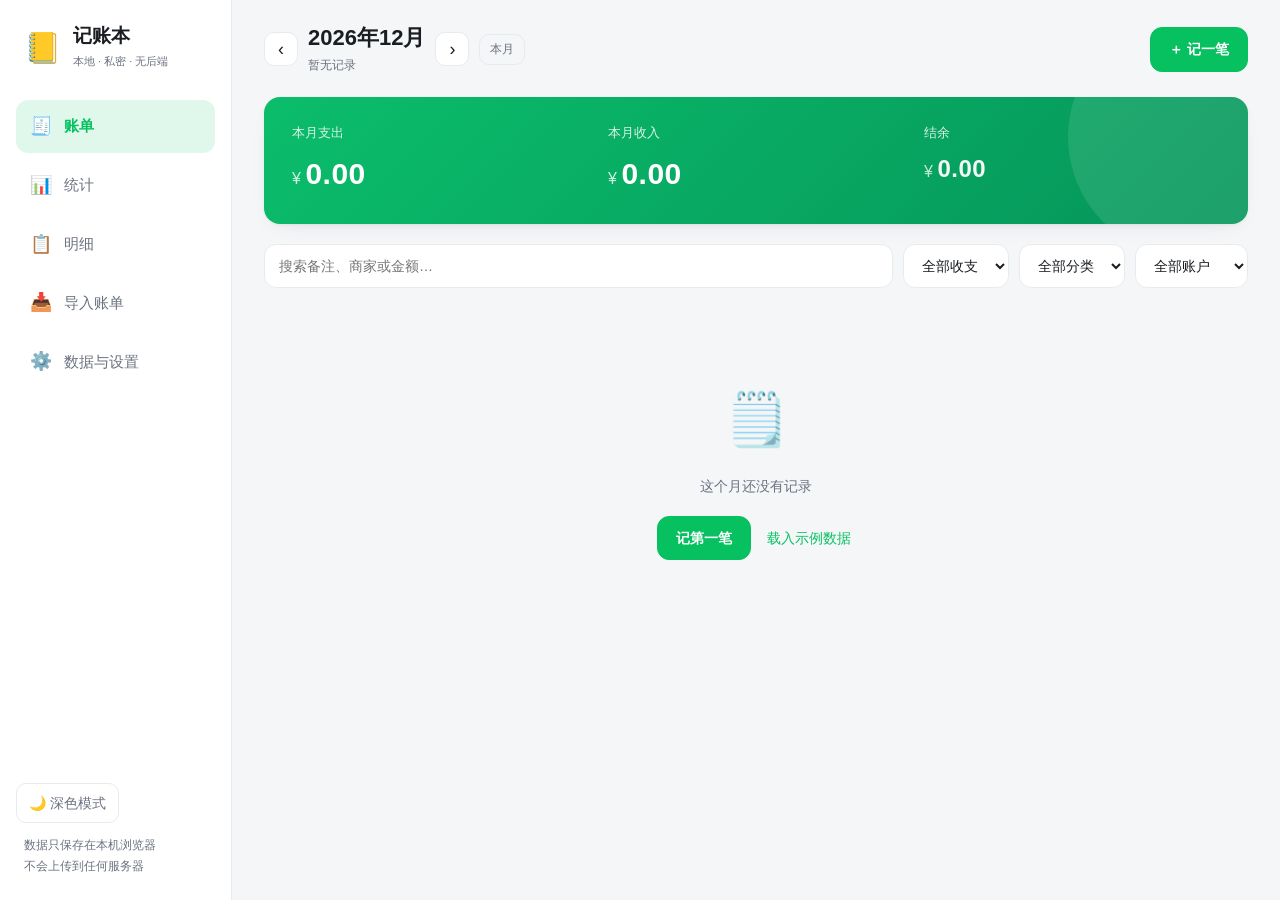
<file: web/index.html>
<!DOCTYPE html>
<html lang="zh-CN">
<head>
<meta charset="UTF-8">
<meta name="viewport" content="width=device-width, initial-scale=1.0, viewport-fit=cover">
<title>记账本 · 本地记账 Web 版</title>
<meta name="description" content="零后端、纯本地存储的个人记账工具，支持导入微信支付账单、预算、多账户与收支统计。">
<link rel="icon" href="data:image/svg+xml,<svg xmlns='http://www.w3.org/2000/svg' viewBox='0 0 100 100'><text y='.9em' font-size='90'>📒</text></svg>">
<link rel="stylesheet" href="css/style.css?v=20261108q">
</head>
<body data-view="home">
<div class="app">

  <aside class="sidebar">
    <div class="brand"><span class="brand-logo">📒</span><div><b>记账本</b><small>本地 · 私密 · 无后端</small></div></div>
    <nav class="side-nav">
      <button class="nav-item active" data-nav="home"><span>🧾</span>账单</button>
      <button class="nav-item" data-nav="stats"><span>📊</span>统计</button>
      <button class="nav-item" data-nav="detail"><span>📋</span>明细</button>
      <button class="nav-item" data-nav="import"><span>📥</span>导入账单</button>
      <button class="nav-item" data-nav="settings"><span>⚙️</span>数据与设置</button>
    </nav>
    <div class="side-foot">
      <button id="btnTheme" class="ghost-btn" type="button">🌙 深色模式</button>
      <p class="tip">数据只保存在本机浏览器<br>不会上传到任何服务器</p>
    </div>
  </aside>

  <main class="main">
    <header class="topbar">
      <div class="month-nav" id="monthNav">
        <button class="icon-btn" id="btnPrevMonth" title="上一期">‹</button>
        <div class="month-label"><h1 id="monthTitle">—</h1><span id="monthSub"></span></div>
        <button class="icon-btn" id="btnNextMonth" title="下一期">›</button>
        <button class="ghost-btn small" id="btnThisMonth">本月</button>
      </div>
      <div class="topbar-right">
        <h1 class="view-title" id="viewTitle"></h1>
        <button class="btn primary" id="btnAddTop">＋ 记一笔</button>
      </div>
    </header>

    <!-- 账单 -->
    <section class="view" id="view-home">
      <div class="summary-card">
        <div class="summary-item"><span>本月支出</span><b class="num" id="sumExpense">0.00</b></div>
        <div class="summary-item"><span>本月收入</span><b class="num" id="sumIncome">0.00</b></div>
        <div class="summary-item"><span>结余</span><b class="num" id="sumBalance">0.00</b></div>
      </div>

      <div class="budget-card hidden" id="budgetCard">
        <div class="budget-head"><span id="budgetText">每月预算</span><button class="link-btn" id="btnEditBudget">调整</button></div>
        <div class="progress"><i id="budgetBar"></i></div>
      </div>

      <div class="toolbar">
        <input type="search" id="searchInput" class="input grow" placeholder="搜索备注、商家或金额…">
        <select id="filterType" class="input"><option value="all">全部收支</option><option value="expense">仅支出</option><option value="income">仅收入</option><option value="transfer">仅转账</option></select>
        <select id="filterCat" class="input"><option value="all">全部分类</option></select>
        <select id="filterAcct" class="input"><option value="all">全部账户</option></select>
      </div>

      <div id="recordList"></div>
      <div class="empty hidden" id="homeEmpty"><div class="empty-icon">🗒️</div><p id="emptyText">这个月还没有记录</p><button class="btn primary" id="btnEmptyAdd">记第一笔</button><button class="link-btn" id="btnSeedDemo" style="margin-left:12px">载入示例数据</button></div>
    </section>

    <!-- 统计 -->
    <section class="view hidden" id="view-stats">
      <div class="stats-toolbar">
        <div class="seg" id="periodSeg"><button class="active" data-period="month">月度</button><button data-period="year">年度</button></div>
        <div class="seg" id="statsTypeSeg"><button class="active" data-stype="expense">支出</button><button data-stype="income">收入</button></div>
      </div>
      <div class="month-row">
        <button class="icon-btn" id="stPrev" title="上一期">‹</button>
        <b id="stMonthLabel">—</b>
        <button class="icon-btn" id="stNext" title="下一期">›</button>
      </div>
      <div class="stat-cards">
        <div class="mini-card"><span>总支出</span><b class="num expense" id="stExpense">0.00</b><i class="delta" id="stExpenseDelta"></i></div>
        <div class="mini-card"><span>总收入</span><b class="num income" id="stIncome">0.00</b><i class="delta" id="stIncomeDelta"></i></div>
        <div class="mini-card"><span>日均支出</span><b class="num" id="stAvg">0.00</b></div>
        <div class="mini-card"><span>记账笔数</span><b class="num" id="stCount">0</b></div>
      </div>

      <div class="tabs" id="statsTabs">
        <button class="active" data-tab="overview">总览</button>
        <button data-tab="trend">趋势</button>
        <button data-tab="party">交易对手</button>
        <button data-tab="amount">金额分析</button>
      </div>

      <div class="st-tab" id="st-overview">
        <div class="panel">
          <div class="panel-head"><h2>分类构成</h2></div>
          <div class="donut-wrap"><canvas id="donutChart" width="260" height="260"></canvas><div class="legend" id="donutLegend"></div></div>
          <div class="empty small hidden" id="statsEmpty">暂无该类型记录</div>
        </div>
        <div class="panel"><div class="panel-head"><h2>分类排行</h2></div><div id="rankList"></div></div>
        <div class="panel"><div class="panel-head"><h2 id="trendTitle">近 6 个月收支</h2></div><canvas id="trendChart" height="240"></canvas></div>
        <div class="panel" id="heatPanel"><div class="panel-head"><h2>每日支出热力<span class="ph-tip">点某一天看当日明细</span></h2></div><div id="heatGrid" class="heat-grid"></div><div id="dayDetail" class="day-detail hidden"></div></div>
        <div class="panel" id="dailyPanel"><div class="panel-head"><h2 id="dailyTitle">本月每日支出</h2></div><canvas id="dailyChart" height="220"></canvas></div>
        <div class="panel"><div class="panel-head"><h2>分类趋势（近 6 个月 Top 4）</h2></div><canvas id="catTrend" height="240"></canvas></div>
        <div class="panel"><div class="panel-head"><h2>月度分类透视</h2></div><div class="table-wrap" id="pivotWrap"></div></div>
      </div>

      <div class="st-tab hidden" id="st-trend">
        <div class="panel"><div class="panel-head"><h2>账户余额走势</h2></div><canvas id="balanceChart" height="240"></canvas></div>
        <div class="panel"><div class="panel-head"><h2>星期分布</h2></div><canvas id="weekChart" height="230"></canvas></div>
        <div class="panel"><div class="panel-head"><h2>每日净现金流与 7 日均线</h2></div><canvas id="cashChart" height="250"></canvas></div>
        <div class="panel"><div class="panel-head"><h2>月度明细</h2></div><div class="table-wrap" id="monthTableWrap"></div></div>
      </div>

      <div class="st-tab hidden" id="st-party">
        <div class="panel">
          <div class="panel-head"><h2>交易对手 / 商家 TOP 15</h2>
            <div class="seg" id="partyTypeSeg"><button class="active" data-ptype="expense">支出</button><button data-ptype="income">收入</button></div>
          </div>
          <p class="tip">数据来自微信账单的「交易对方」，手动记账则按备注归并；点击一行查看该对手的月度往来。</p>
          <div id="partyList"></div>
        </div>
        <div class="panel"><div class="panel-head"><h2 id="partyDetailTitle">对手往来</h2></div><canvas id="partyChart" height="230"></canvas><div id="partyRecords" class="party-records"></div></div>
      </div>

      <div class="st-tab hidden" id="st-amount">
        <div class="panel"><div class="panel-head"><h2>金额区间分布</h2></div><canvas id="amountChart" height="240"></canvas><div class="legend" id="amountLegend"></div></div>
        <div class="panel">
          <div class="panel-head"><h2>大额支出专项</h2>
            <div class="form-row" style="gap:8px"><span class="tip">单笔≥</span><input type="number" id="bigThreshold" class="input" style="max-width:110px" value="100"><button class="btn small" id="btnBigApply">应用</button></div>
          </div>
          <div class="import-stats" id="bigStats"></div>
          <canvas id="bigTrend" height="220"></canvas>
          <div id="bigList" style="margin-top:14px"></div>
        </div>
      </div>
    </section>

    <!-- 明细 -->
    <section class="view hidden" id="view-detail">
      <div class="panel">
        <div class="panel-head"><h2>筛选条件</h2><button class="ghost-btn small" id="btnDetailReset">重置</button></div>
        <div class="filter-grid">
          <label>起始日期<input type="date" id="dFrom" class="input"></label>
          <label>结束日期<input type="date" id="dTo" class="input"></label>
          <label>收支<select id="dType" class="input"><option value="all">全部</option><option value="expense">支出</option><option value="income">收入</option><option value="transfer">转账</option></select></label>
          <label>分类<select id="dCat" class="input"><option value="all">全部</option></select></label>
          <label>账户<select id="dAcct" class="input"><option value="all">全部</option></select></label>
          <label>最低金额<input type="number" id="dMin" class="input" placeholder="0"></label>
          <label>最高金额<input type="number" id="dMax" class="input" placeholder="不限"></label>
          <label class="grow">关键词<input type="search" id="dQ" class="input" placeholder="备注 / 对方 / 金额"></label>
        </div>
        <div class="import-stats" id="detailSummary" style="margin-top:14px"></div>
      </div>

      <div class="panel">
        <div class="panel-head"><h2>明细列表</h2><button class="ghost-btn small" id="btnExportFiltered">导出筛选结果 CSV</button></div>
        <div class="table-wrap"><table class="data-table" id="detailTable">
          <thead><tr>
            <th data-sort="date">日期</th><th data-sort="type">收支</th><th data-sort="category">分类</th>
            <th data-sort="account">账户</th><th>备注</th><th>交易对方</th><th class="ta-r" data-sort="amount">金额</th>
          </tr></thead>
          <tbody id="detailBody"></tbody>
        </table></div>
        <div class="pager" id="detailPager"></div>
      </div>
    </section>

    <!-- 导入 -->
    <section class="view hidden" id="view-import">
      <div class="panel">
        <div class="panel-head"><h2>导入账单（微信 / 银行 PDF）</h2></div>
        <div class="dropzone" id="dropzone">
          <div class="dz-icon">📄</div>
          <p><b>拖拽账单文件到这里</b>，或<button class="link-btn" id="btnPickFile">点击选择</button></p>
          <small>支持 .xlsx / .csv / .pdf（银行电子账单也能试），可一次选多份，文件只在本机解析</small>
          <input type="file" id="fileInput" accept=".csv,.txt,.xlsx,.pdf" multiple hidden>
        </div>

        <label class="merge-opt">
          <input type="checkbox" id="optMerge" checked>
          <span><b>合并多份账单</b>：勾选后，再选或拖入第二份会累加到当前预览，可把微信账单和银行流水合成一份再导入；不勾选则每次替换预览。<br>加了银行流水就<b>以银行为准</b>（金额取流水、商户名取微信/支付宝）；只有微信或只有支付宝时<b>各按自己的账单算</b>，互不吞并。</span>
        </label>
        <div class="merge-files" id="mergeFiles"></div>
        <details class="paste-box"><summary>或者粘贴 CSV 文本</summary>
          <textarea id="pasteArea" class="input" rows="6" placeholder="把微信账单 CSV 内容粘贴到这里…"></textarea>
          <button class="btn" id="btnParsePaste">解析文本</button>
        </details>
        <div class="howto"><b>账单怎么导出？</b>微信 → 我 → 服务 → 钱包 → 账单 → 右上角「常见问题」→ 下载账单 → 用于个人对账 → 选时间并填邮箱，收到后解压（密码在微信消息里）。</div>
      </div>

      <div class="panel hidden" id="importResult">
        <div class="panel-head"><h2>解析结果</h2><button class="ghost-btn small" id="btnCancelImport">重新选择</button></div>
        <div class="import-stats" id="importStats"></div>
        <div class="import-actions">
          <button class="btn primary grow" id="btnDoImportTop">确认导入</button>
          <button class="ghost-btn" id="btnCancelImportTop">重新选择</button>
        </div>
        <p class="tip" id="previewTip" style="margin:10px 0"></p>
        <div class="table-wrap scroll-y"><table class="preview-table"><thead><tr><th>日期</th><th>收支</th><th>分类</th><th>备注</th><th class="ta-r">金额</th></tr></thead><tbody id="previewBody"></tbody></table></div>
        <div class="row-end"><button class="btn primary" id="btnDoImport">确认导入</button></div>
      </div>
    </section>

    <!-- 设置 -->
    <section class="view hidden" id="view-settings">
      <div class="panel"><div class="panel-head"><h2>每月预算</h2></div>
        <p class="tip" id="budgetHint">设置当月支出预算，账单页会显示使用进度；填 0 表示不限。</p>
        <div class="form-row"><input type="number" min="0" step="100" id="budgetInput" class="input" placeholder="例如 3000"><button class="btn" id="btnSaveBudget">保存</button></div>
      </div>

      <div class="panel"><div class="panel-head"><h2>账户与余额</h2><button class="ghost-btn small" id="btnAddAccount">＋ 新增账户</button></div>
        <p class="tip">余额按全部记录（收入－支出＋转入－转出）自动计算，可用于对账。</p>
        <div id="accountList" class="account-list"></div>
        <div class="form-row" style="margin-top:14px"><span class="tip">记账默认账户</span><select id="defaultAccountSel" class="input"></select></div>
      </div>

      <div class="panel"><div class="panel-head"><h2>分类管理</h2>
          <div class="seg" id="catTypeSeg"><button class="active" data-ctype="expense">支出</button><button data-ctype="income">收入</button></div>
        </div>
        <p class="tip">可改名、换图标（填一个 emoji）、调整顺序，多余的分类可直接删除；已有记录会自动归到「其他」。</p>
        <div id="catEditList" class="cat-edit-list"></div>
        <div class="form-row" style="margin-top:12px"><button class="btn" id="btnAddCat">＋ 新增分类</button><button class="ghost-btn" id="btnResetCats">恢复默认分类</button></div>
      </div>

      <div class="panel"><div class="panel-head"><h2>外观</h2></div>
        <div class="form-row"><button class="btn" id="btnTheme2">切换深色 / 浅色</button><span class="tip" id="themeText"></span></div>
      </div>

      <div class="panel"><div class="panel-head"><h2>备份与恢复</h2></div>
        <div class="btn-grid">
          <button class="btn primary" id="btnExportXlsx">导出 Excel 分析报告（多 Sheet）</button>
          <button class="btn" id="btnExportCsv">导出 CSV（全部流水）</button>
          <button class="btn" id="btnExportJson">导出 JSON 备份</button>
          <button class="btn" id="btnImportJson">从 JSON 备份恢复</button>
          <button class="btn" id="btnSeed">载入示例数据</button>
        </div>
        <input type="file" id="jsonInput" accept=".json" hidden>
        <p class="tip">浏览器清除站点数据会删除记录，建议定期导出备份。</p>
      </div>

      <div class="panel danger"><div class="panel-head"><h2>危险操作</h2></div>
        <div class="form-row"><button class="btn danger-btn" id="btnClearAll">清空全部记录</button><span class="tip" id="storageInfo"></span></div>
      </div>
    </section>
  </main>

  <nav class="bottomnav">
    <button class="active" data-nav="home"><span>🧾</span>账单</button>
    <button data-nav="stats"><span>📊</span>统计</button>
    <button data-nav="detail"><span>📋</span>明细</button>
    <button data-nav="import"><span>📥</span>导入</button>
    <button data-nav="settings"><span>⚙️</span>设置</button>
  </nav>
  <button class="fab" id="fabAdd" title="记一笔">＋</button>
</div>

<dialog id="editorDialog" class="modal">
  <form method="dialog" class="modal-body" id="editorForm">
    <div class="modal-head"><h2 id="editorTitle">记一笔</h2><button type="button" class="icon-btn" id="btnCloseEditor">✕</button></div>
    <div class="seg big" id="editorTypeSeg">
      <button type="button" class="active" data-etype="expense">支出</button>
      <button type="button" data-etype="income">收入</button>
      <button type="button" data-etype="transfer">转账</button>
    </div>

    <div class="amount-row"><span>¥</span><input type="text" id="editAmount" class="amount-input" placeholder="0.00" inputmode="none" autocomplete="off" required></div>

    <div class="editor-split">
      <div id="catSection">
        <label class="field-label">分类</label>
        <div class="cat-grid" id="editCats"></div>
      </div>
      <div class="keypad" id="keypad">
        <button type="button" data-key="1">1</button><button type="button" data-key="2">2</button><button type="button" data-key="3">3</button>
        <button type="button" data-key="4">4</button><button type="button" data-key="5">5</button><button type="button" data-key="6">6</button>
        <button type="button" data-key="7">7</button><button type="button" data-key="8">8</button><button type="button" data-key="9">9</button>
        <button type="button" data-key=".">.</button><button type="button" data-key="0">0</button><button type="button" data-key="del">⌫</button>
      </div>
    </div>

    <div id="accountSection">
      <label class="field-label">账户</label>
      <select id="editAccount" class="input"></select>
    </div>

    <div id="transferSection" class="two-col hidden" style="margin-bottom:14px">
      <div><label class="field-label">转出账户</label><select id="editFrom" class="input"></select></div>
      <div><label class="field-label">转入账户</label><select id="editTo" class="input"></select></div>
    </div>

    <div class="two-col" style="margin-top:14px">
      <div><label class="field-label">日期</label><input type="date" id="editDate" class="input" required></div>
      <div><label class="field-label">备注</label><input type="text" id="editNote" class="input" maxlength="30" placeholder="选填"></div>
    </div>
    <div class="date-quick"><button type="button" class="ghost-btn small" data-day="0">今天</button><button type="button" class="ghost-btn small" data-day="1">昨天</button><button type="button" class="ghost-btn small" data-day="2">前天</button></div>

    <div class="modal-actions"><button type="button" class="btn danger-btn hidden" id="btnDeleteRec">删除</button><button type="submit" class="btn primary grow" id="btnSaveRec">保存</button></div>
  </form>
</dialog>

<dialog id="confirmDialog" class="modal small-modal"><div class="modal-body"><h2 id="confirmTitle">确认</h2><p id="confirmText"></p><div class="modal-actions"><button class="btn" id="btnConfirmNo">取消</button><button class="btn danger-btn" id="btnConfirmYes">确定</button></div></div></dialog>
<div id="toast" class="toast"></div>

<script src="js/data.js?v=20261103a"></script>
<script src="js/inflate.js?v=20261103b"></script>
<script src="js/classify.js?v=20261108i"></script>
<script src="vendor/pdf.min.js?v=20261108a"></script>
<script src="js/pdf.js?v=20261108i"></script>
<script src="js/parser.js?v=20261108k"></script>
<script src="js/charts.js?v=20261029g"></script>
<script src="js/xlsx-write.js?v=20261030a"></script>
<script src="js/app.js?v=20261108p"></script>
</body>
</html>
</file>
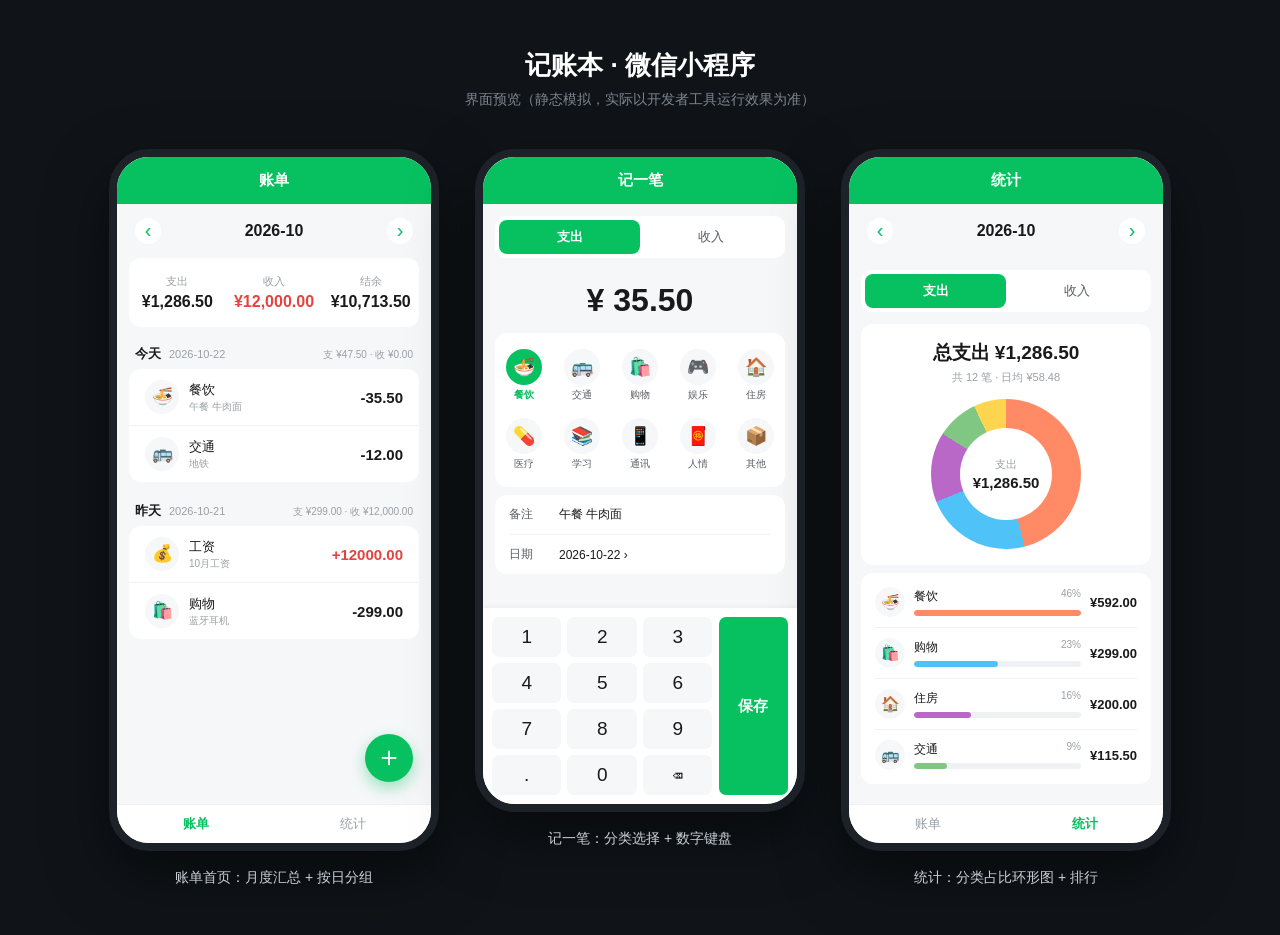
<file: preview.html>
<!DOCTYPE html>
<html lang="zh-CN">
<head>
<meta charset="UTF-8">
<meta name="viewport" content="width=device-width, initial-scale=1.0">
<title>记账本小程序 · 界面预览</title>
<style>
  * { margin:0; padding:0; box-sizing:border-box; }
  body {
    background:#101418; min-height:100vh; padding:48px 24px;
    font-family:-apple-system,"PingFang SC","Microsoft YaHei",sans-serif;
    display:flex; flex-direction:column; align-items:center;
  }
  h1 { color:#fff; font-size:26px; margin-bottom:8px; }
  .sub { color:#7d8590; font-size:14px; margin-bottom:40px; }
  .row { display:flex; gap:36px; flex-wrap:wrap; justify-content:center; }
  .phone {
    width:330px; background:#F6F7F9; border-radius:40px; overflow:hidden;
    box-shadow:0 24px 60px rgba(0,0,0,.5); border:8px solid #1d2229;
  }
  .phead { background:#07C160; color:#fff; text-align:center; padding:14px 0; font-size:15px; font-weight:600; }
  .pbody { height:600px; overflow:hidden; position:relative; font-size:13px; color:#1A1A1A; }
  .pfoot { display:flex; background:#fff; border-top:1px solid #f0f1f3; }
  .pfoot div { flex:1; text-align:center; padding:10px 0; font-size:13px; color:#9AA0A6; }
  .pfoot .on { color:#07C160; font-weight:600; }

  .monthbar { display:flex; align-items:center; justify-content:space-between; padding:14px 18px; }
  .mnav { width:26px; height:26px; line-height:24px; text-align:center; font-size:20px; color:#07C160; background:#fff; border-radius:50%; }
  .mtitle { font-size:16px; font-weight:600; }
  .summary { display:flex; background:#fff; margin:0 12px 6px; border-radius:12px; padding:16px 0; }
  .sitem { flex:1; text-align:center; }
  .slabel { color:#9AA0A6; font-size:11px; margin-bottom:4px; }
  .sval { font-size:16px; font-weight:700; }
  .sval.in { color:#E64340; }
  .dayhead { display:flex; align-items:baseline; padding:12px 18px 6px; }
  .dlabel { font-weight:600; margin-right:8px; }
  .ddate { color:#9AA0A6; font-size:11px; flex:1; }
  .dsum { color:#9AA0A6; font-size:10px; }
  .card { background:#fff; margin:0 12px 8px; border-radius:12px; overflow:hidden; }
  .ritem { display:flex; align-items:center; padding:11px 16px; }
  .ritem.bt { border-top:1px solid #F0F1F3; }
  .ricon { width:34px; height:34px; background:#F6F7F9; border-radius:50%; text-align:center; line-height:34px; font-size:17px; margin-right:10px; }
  .rmain { flex:1; min-width:0; }
  .rcat { font-size:13px; }
  .rnote { color:#9AA0A6; font-size:10px; margin-top:1px; }
  .ramt { font-size:15px; font-weight:600; }
  .ramt.income { color:#E64340; }
  .fab { position:absolute; right:18px; bottom:22px; width:48px; height:48px; border-radius:50%; background:#07C160; color:#fff; font-size:28px; line-height:46px; text-align:center; box-shadow:0 6px 16px rgba(7,193,96,.4); }

  .toggle { display:flex; margin:12px; background:#fff; border-radius:10px; padding:4px; }
  .tbtn { flex:1; text-align:center; padding:8px 0; border-radius:8px; color:#5A5E66; font-size:13px; }
  .tbtn.on { background:#07C160; color:#fff; font-weight:600; }
  .amount { text-align:center; padding:12px 0 14px; font-size:32px; font-weight:700; }
  .cats { display:flex; flex-wrap:wrap; background:#fff; margin:0 12px; border-radius:12px; padding:8px 0; }
  .cat { width:20%; text-align:center; padding:8px 0; }
  .cicon { width:36px; height:36px; line-height:36px; margin:0 auto; background:#F6F7F9; border-radius:50%; font-size:18px; }
  .cat.on .cicon { background:#07C160; }
  .cname { font-size:10px; color:#5A5E66; margin-top:3px; }
  .cat.on .cname { color:#07C160; font-weight:600; }
  .meta { margin:8px 12px; background:#fff; border-radius:12px; padding:0 14px; }
  .mrow { display:flex; align-items:center; padding:11px 0; }
  .mrow.bt { border-top:1px solid #F0F1F3; }
  .mlabel { width:50px; color:#5A5E66; font-size:12px; }
  .mval { font-size:12px; }
  .pad { position:absolute; left:0; right:0; bottom:0; background:#fff; display:flex; padding:6px; box-shadow:0 -1px 6px rgba(0,0,0,.05); }
  .keys { flex:3; display:flex; flex-wrap:wrap; }
  .key { width:33.33%; }
  .kin { margin:3px; background:#F6F7F9; border-radius:7px; text-align:center; padding:9px 0; font-size:19px; }
  .savecol { flex:1; display:flex; }
  .savebtn { flex:1; margin:3px; background:#07C160; color:#fff; border-radius:7px; display:flex; align-items:center; justify-content:center; font-size:15px; font-weight:600; }

  .panel { background:#fff; margin:0 12px 8px; border-radius:12px; padding:16px; text-align:center; }
  .ptotal { font-size:19px; font-weight:700; }
  .psub { color:#9AA0A6; font-size:11px; margin-top:4px; }
  .piewrap { position:relative; width:150px; height:150px; margin:14px auto 0; }
  .piecss { width:150px; height:150px; border-radius:50%;
    background:conic-gradient(#FF8A65 0 46%, #4FC3F7 46% 69%, #BA68C8 69% 84%, #81C784 84% 93%, #FFD54F 93% 100%); }
  .piehole { position:absolute; inset:29px; background:#fff; border-radius:50%; display:flex; flex-direction:column; align-items:center; justify-content:center; }
  .pclabel { color:#9AA0A6; font-size:11px; }
  .pcval { font-size:15px; font-weight:700; margin-top:2px; }
  .blist { background:#fff; margin:0 12px; border-radius:12px; padding:4px 14px; }
  .brow { display:flex; align-items:center; padding:10px 0; }
  .brow.bt { border-top:1px solid #F0F1F3; }
  .bicon { width:30px; height:30px; background:#F6F7F9; border-radius:50%; text-align:center; line-height:30px; font-size:15px; margin-right:9px; }
  .bmain { flex:1; min-width:0; margin-right:9px; }
  .btop { display:flex; justify-content:space-between; margin-bottom:5px; }
  .bname { font-size:12px; }
  .bpct { color:#9AA0A6; font-size:10px; }
  .bbar { height:6px; background:#F0F1F3; border-radius:3px; overflow:hidden; }
  .bfill { height:6px; border-radius:3px; }
  .bsum { font-size:13px; font-weight:600; }
  .caption { color:#c9d1d9; font-size:14px; text-align:center; margin-top:18px; }
  .cap-phone { display:flex; flex-direction:column; }
</style>
</head>
<body>
  <h1>记账本 · 微信小程序</h1>
  <div class="sub">界面预览（静态模拟，实际以开发者工具运行效果为准）</div>
  <div class="row">

    <div class="cap-phone">
      <div class="phone">
        <div class="phead">账单</div>
        <div class="pbody">
          <div class="monthbar"><div class="mnav">‹</div><div class="mtitle">2026-10</div><div class="mnav">›</div></div>
          <div class="summary">
            <div class="sitem"><div class="slabel">支出</div><div class="sval">¥1,286.50</div></div>
            <div class="sitem"><div class="slabel">收入</div><div class="sval in">¥12,000.00</div></div>
            <div class="sitem"><div class="slabel">结余</div><div class="sval">¥10,713.50</div></div>
          </div>
          <div class="dayhead"><span class="dlabel">今天</span><span class="ddate">2026-10-22</span><span class="dsum">支 ¥47.50 · 收 ¥0.00</span></div>
          <div class="card">
            <div class="ritem"><div class="ricon">🍜</div><div class="rmain"><div class="rcat">餐饮</div><div class="rnote">午餐 牛肉面</div></div><div class="ramt">-35.50</div></div>
            <div class="ritem bt"><div class="ricon">🚌</div><div class="rmain"><div class="rcat">交通</div><div class="rnote">地铁</div></div><div class="ramt">-12.00</div></div>
          </div>
          <div class="dayhead"><span class="dlabel">昨天</span><span class="ddate">2026-10-21</span><span class="dsum">支 ¥299.00 · 收 ¥12,000.00</span></div>
          <div class="card">
            <div class="ritem"><div class="ricon">💰</div><div class="rmain"><div class="rcat">工资</div><div class="rnote">10月工资</div></div><div class="ramt income">+12000.00</div></div>
            <div class="ritem bt"><div class="ricon">🛍️</div><div class="rmain"><div class="rcat">购物</div><div class="rnote">蓝牙耳机</div></div><div class="ramt">-299.00</div></div>
          </div>
          <div class="fab">＋</div>
        </div>
        <div class="pfoot"><div class="on">账单</div><div>统计</div></div>
      </div>
      <div class="caption">账单首页：月度汇总 + 按日分组</div>
    </div>

    <div class="cap-phone">
      <div class="phone">
        <div class="phead">记一笔</div>
        <div class="pbody">
          <div class="toggle"><div class="tbtn on">支出</div><div class="tbtn">收入</div></div>
          <div class="amount">¥ 35.50</div>
          <div class="cats">
            <div class="cat on"><div class="cicon">🍜</div><div class="cname">餐饮</div></div>
            <div class="cat"><div class="cicon">🚌</div><div class="cname">交通</div></div>
            <div class="cat"><div class="cicon">🛍️</div><div class="cname">购物</div></div>
            <div class="cat"><div class="cicon">🎮</div><div class="cname">娱乐</div></div>
            <div class="cat"><div class="cicon">🏠</div><div class="cname">住房</div></div>
            <div class="cat"><div class="cicon">💊</div><div class="cname">医疗</div></div>
            <div class="cat"><div class="cicon">📚</div><div class="cname">学习</div></div>
            <div class="cat"><div class="cicon">📱</div><div class="cname">通讯</div></div>
            <div class="cat"><div class="cicon">🧧</div><div class="cname">人情</div></div>
            <div class="cat"><div class="cicon">📦</div><div class="cname">其他</div></div>
          </div>
          <div class="meta">
            <div class="mrow"><div class="mlabel">备注</div><div class="mval">午餐 牛肉面</div></div>
            <div class="mrow bt"><div class="mlabel">日期</div><div class="mval">2026-10-22 ›</div></div>
          </div>
          <div class="pad">
            <div class="keys">
              <div class="key"><div class="kin">1</div></div><div class="key"><div class="kin">2</div></div><div class="key"><div class="kin">3</div></div>
              <div class="key"><div class="kin">4</div></div><div class="key"><div class="kin">5</div></div><div class="key"><div class="kin">6</div></div>
              <div class="key"><div class="kin">7</div></div><div class="key"><div class="kin">8</div></div><div class="key"><div class="kin">9</div></div>
              <div class="key"><div class="kin">.</div></div><div class="key"><div class="kin">0</div></div><div class="key"><div class="kin">⌫</div></div>
            </div>
            <div class="savecol"><div class="savebtn">保存</div></div>
          </div>
        </div>
      </div>
      <div class="caption">记一笔：分类选择 + 数字键盘</div>
    </div>

    <div class="cap-phone">
      <div class="phone">
        <div class="phead">统计</div>
        <div class="pbody">
          <div class="monthbar"><div class="mnav">‹</div><div class="mtitle">2026-10</div><div class="mnav">›</div></div>
          <div class="toggle"><div class="tbtn on">支出</div><div class="tbtn">收入</div></div>
          <div class="panel">
            <div class="ptotal">总支出 ¥1,286.50</div>
            <div class="psub">共 12 笔 · 日均 ¥58.48</div>
            <div class="piewrap">
              <div class="piecss"></div>
              <div class="piehole"><div class="pclabel">支出</div><div class="pcval">¥1,286.50</div></div>
            </div>
          </div>
          <div class="blist">
            <div class="brow"><div class="bicon">🍜</div><div class="bmain"><div class="btop"><span class="bname">餐饮</span><span class="bpct">46%</span></div><div class="bbar"><div class="bfill" style="width:100%;background:#FF8A65"></div></div></div><div class="bsum">¥592.00</div></div>
            <div class="brow bt"><div class="bicon">🛍️</div><div class="bmain"><div class="btop"><span class="bname">购物</span><span class="bpct">23%</span></div><div class="bbar"><div class="bfill" style="width:50%;background:#4FC3F7"></div></div></div><div class="bsum">¥299.00</div></div>
            <div class="brow bt"><div class="bicon">🏠</div><div class="bmain"><div class="btop"><span class="bname">住房</span><span class="bpct">16%</span></div><div class="bbar"><div class="bfill" style="width:34%;background:#BA68C8"></div></div></div><div class="bsum">¥200.00</div></div>
            <div class="brow bt"><div class="bicon">🚌</div><div class="bmain"><div class="btop"><span class="bname">交通</span><span class="bpct">9%</span></div><div class="bbar"><div class="bfill" style="width:20%;background:#81C784"></div></div></div><div class="bsum">¥115.50</div></div>
          </div>
        </div>
        <div class="pfoot"><div>账单</div><div class="on">统计</div></div>
      </div>
      <div class="caption">统计：分类占比环形图 + 排行</div>
    </div>

  </div>
</body>
</html>
</file>
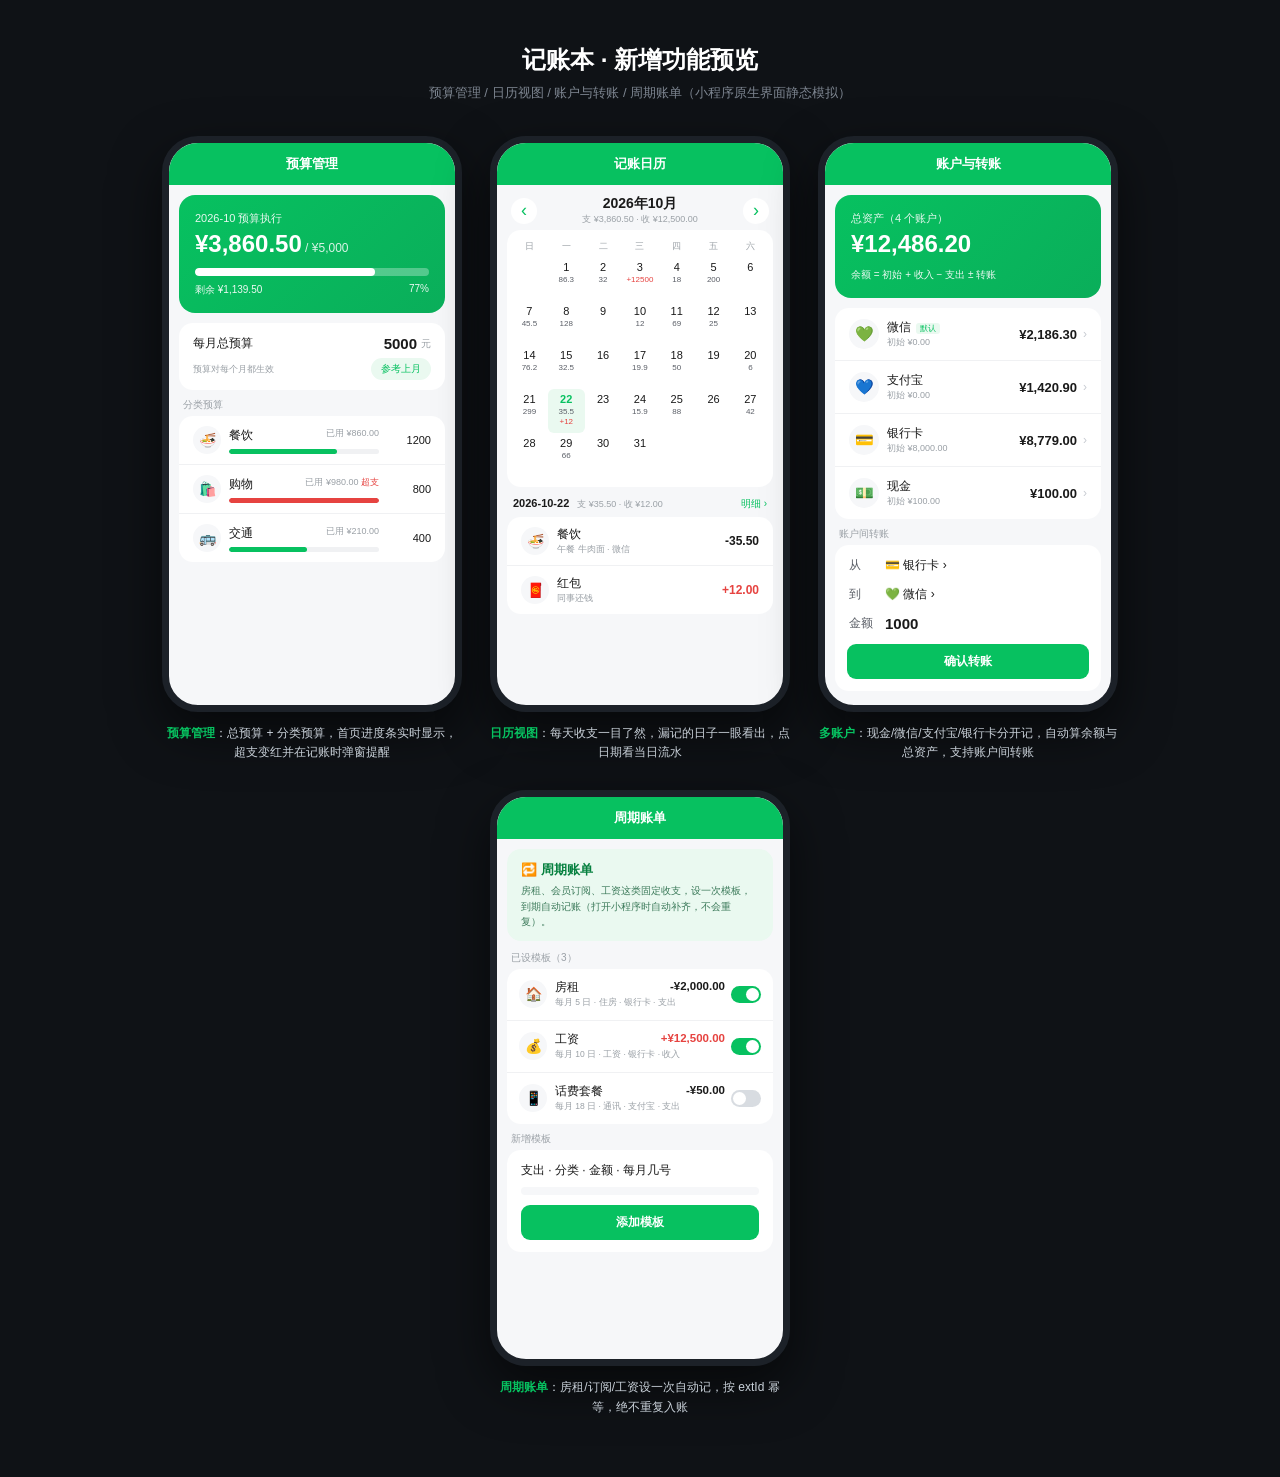
<file: 新功能预览.html>
<!DOCTYPE html>
<html lang="zh-CN">
<head>
<meta charset="UTF-8">
<title>记账本 · 新功能预览</title>
<style>
  *{margin:0;padding:0;box-sizing:border-box}
  body{background:#0f1216;min-height:100vh;padding:44px 20px 60px;font-family:-apple-system,"PingFang SC","Microsoft YaHei",sans-serif;color:#1A1A1A}
  h1{color:#fff;font-size:24px;text-align:center}
  .sub{color:#7d8590;font-size:13px;text-align:center;margin:8px 0 34px}
  .row{display:flex;gap:28px;flex-wrap:wrap;justify-content:center;align-items:flex-start}
  .item{display:flex;flex-direction:column;align-items:center}
  .phone{width:300px;background:#F6F7F9;border-radius:36px;overflow:hidden;border:7px solid #1c2128;box-shadow:0 20px 50px rgba(0,0,0,.55)}
  .phead{background:#07C160;color:#fff;text-align:center;padding:12px 0;font-size:13px;font-weight:600}
  .pbody{height:520px;overflow:hidden;font-size:12px;position:relative}
  .cap{color:#c9d1d9;font-size:12px;margin-top:12px;text-align:center;max-width:300px;line-height:1.6}
  .cap b{color:#07C160}

  .hero{background:linear-gradient(135deg,#07C160,#0AAE5A);margin:10px;border-radius:16px;padding:16px;color:#fff}
  .hero.red{background:linear-gradient(135deg,#E64340,#C9322F)}
  .hlabel{font-size:11px;opacity:.9}
  .hval{font-size:24px;font-weight:700;margin:4px 0 10px}
  .hsub{font-size:12px;font-weight:400;opacity:.85}
  .hbar{height:8px;background:rgba(255,255,255,.3);border-radius:4px;overflow:hidden}
  .hfill{height:8px;background:#fff;border-radius:4px}
  .hfoot{display:flex;justify-content:space-between;font-size:10px;margin-top:7px;opacity:.92}

  .card{background:#fff;margin:0 10px 8px;border-radius:14px;overflow:hidden}
  .crow{display:flex;align-items:center;padding:12px 14px 4px}
  .clabel{flex:1;font-size:12px}
  .cinput{font-size:15px;font-weight:600;text-align:right}
  .cunit{font-size:10px;color:#9AA0A6;margin-left:4px}
  .tiprow{display:flex;justify-content:space-between;align-items:center;padding:2px 14px 10px}
  .tip{font-size:9px;color:#9AA0A6}
  .ghostbtn{font-size:10px;color:#07C160;background:#EAF9F0;padding:4px 10px;border-radius:99px}
  .section{margin:8px 14px 4px;font-size:10px;color:#9AA0A6}
  .cbrow{display:flex;align-items:center;padding:10px 14px}
  .cbrow.bt{border-top:1px solid #F0F1F3}
  .cbicon{width:28px;height:28px;background:#F6F7F9;border-radius:50%;text-align:center;line-height:28px;font-size:14px;margin-right:8px}
  .cbmain{flex:1;min-width:0}
  .cbtop{display:flex;justify-content:space-between;margin-bottom:5px}
  .cbname{font-size:12px}
  .cbused{font-size:9px;color:#9AA0A6}
  .cbused em{color:#E64340;font-style:normal}
  .cbbar{height:5px;background:#F0F1F3;border-radius:3px;overflow:hidden}
  .cbfill{height:5px;background:#07C160;border-radius:3px}
  .cbfill.red{background:#E64340}
  .cbinput{width:52px;text-align:right;font-size:11px;color:#1A1A1A}

  .monthbar{display:flex;align-items:center;justify-content:space-between;padding:10px 14px 4px}
  .mnav{width:26px;height:26px;line-height:24px;text-align:center;font-size:18px;color:#07C160;background:#fff;border-radius:50%}
  .mcenter{text-align:center}
  .mtitle{font-size:14px;font-weight:600}
  .msub{font-size:9px;color:#9AA0A6}
  .cal{background:#fff;margin:0 10px 8px;border-radius:14px;padding:6px 4px 10px}
  .week{display:flex}
  .wcell{width:14.28%;text-align:center;font-size:9px;color:#9AA0A6;padding:4px 0}
  .grid{display:flex;flex-wrap:wrap}
  .cell{width:14.28%;min-height:44px;padding:3px 1px;text-align:center;border-radius:6px}
  .cell.blank{visibility:hidden}
  .cell.today .dnum{color:#07C160;font-weight:700}
  .cell.sel{background:#EAF9F0}
  .dnum{font-size:11px;line-height:1.4}
  .dexp{font-size:8px;color:#5A5E66;line-height:1.2}
  .dinc{font-size:8px;color:#E64340;line-height:1.2}
  .daybar{display:flex;align-items:baseline;padding:2px 16px 6px}
  .dbdate{font-size:11px;font-weight:600;margin-right:8px}
  .dbsum{flex:1;font-size:9px;color:#9AA0A6}
  .dblink{font-size:10px;color:#07C160}
  .ritem{display:flex;align-items:center;padding:9px 14px}
  .ritem.bt{border-top:1px solid #F0F1F3}
  .ricon{width:28px;height:28px;background:#F6F7F9;border-radius:50%;text-align:center;line-height:28px;font-size:14px;margin-right:8px}
  .rmain{flex:1;min-width:0}
  .rcat{font-size:12px}
  .rnote{font-size:9px;color:#9AA0A6}
  .ramt{font-size:12px;font-weight:600}
  .ramt.income{color:#E64340}

  .arow{display:flex;align-items:center;padding:11px 14px}
  .arow.bt{border-top:1px solid #F0F1F3}
  .aicon{width:30px;height:30px;background:#F6F7F9;border-radius:50%;text-align:center;line-height:30px;font-size:15px;margin-right:8px}
  .amain{flex:1;min-width:0}
  .aname{font-size:12px}
  .atag{font-size:8px;color:#07C160;background:#EAF9F0;border-radius:3px;padding:1px 4px;margin-left:5px}
  .ainit{font-size:9px;color:#9AA0A6}
  .abal{font-size:13px;font-weight:600}
  .amore{color:#C7CBD1;margin-left:6px}

  .banner{margin:10px;background:#EAF9F0;border-radius:14px;padding:12px 14px}
  .btitle{font-size:13px;font-weight:600;color:#06803F}
  .bdesc{font-size:9.5px;color:#3C7A5A;margin-top:4px;line-height:1.6}
  .trow{display:flex;align-items:center;padding:11px 12px}
  .trow.bt{border-top:1px solid #F0F1F3}
  .ticon{width:28px;height:28px;background:#F6F7F9;border-radius:50%;text-align:center;line-height:28px;font-size:14px;margin-right:8px}
  .tmain{flex:1;min-width:0}
  .ttop{display:flex;justify-content:space-between}
  .tname{font-size:11.5px}
  .tamt{font-size:11.5px;font-weight:600}
  .tamt.income{color:#E64340}
  .tsub{font-size:8.5px;color:#9AA0A6;margin-top:2px}
  .tright{display:flex;flex-direction:column;align-items:center;margin-left:6px}
  .sw{width:30px;height:17px;border-radius:99px;background:#07C160;position:relative}
  .sw.off{background:#D8DCE1}
  .sw:after{content:"";position:absolute;top:2px;right:2px;width:13px;height:13px;background:#fff;border-radius:50%}
  .sw.off:after{right:auto;left:2px}
</style>
</head>
<body>
  <h1>记账本 · 新增功能预览</h1>
  <div class="sub">预算管理 / 日历视图 / 账户与转账 / 周期账单（小程序原生界面静态模拟）</div>
  <div class="row">

    <div class="item">
      <div class="phone">
        <div class="phead">预算管理</div>
        <div class="pbody">
          <div class="hero">
            <div class="hlabel">2026-10 预算执行</div>
            <div class="hval">¥3,860.50<span class="hsub"> / ¥5,000</span></div>
            <div class="hbar"><div class="hfill" style="width:77%"></div></div>
            <div class="hfoot"><span>剩余 ¥1,139.50</span><span>77%</span></div>
          </div>
          <div class="card">
            <div class="crow"><span class="clabel">每月总预算</span><span class="cinput">5000</span><span class="cunit">元</span></div>
            <div class="tiprow"><span class="tip">预算对每个月都生效</span><span class="ghostbtn">参考上月</span></div>
          </div>
          <div class="section">分类预算</div>
          <div class="card">
            <div class="cbrow">
              <div class="cbicon">🍜</div>
              <div class="cbmain">
                <div class="cbtop"><span class="cbname">餐饮</span><span class="cbused">已用 ¥860.00</span></div>
                <div class="cbbar"><div class="cbfill" style="width:72%"></div></div>
              </div>
              <span class="cbinput">1200</span>
            </div>
            <div class="cbrow bt">
              <div class="cbicon">🛍️</div>
              <div class="cbmain">
                <div class="cbtop"><span class="cbname">购物</span><span class="cbused">已用 ¥980.00 <em>超支</em></span></div>
                <div class="cbbar"><div class="cbfill red" style="width:100%"></div></div>
              </div>
              <span class="cbinput">800</span>
            </div>
            <div class="cbrow bt">
              <div class="cbicon">🚌</div>
              <div class="cbmain">
                <div class="cbtop"><span class="cbname">交通</span><span class="cbused">已用 ¥210.00</span></div>
                <div class="cbbar"><div class="cbfill" style="width:52%"></div></div>
              </div>
              <span class="cbinput">400</span>
            </div>
          </div>
        </div>
      </div>
      <div class="cap"><b>预算管理</b>：总预算 + 分类预算，首页进度条实时显示，超支变红并在记账时弹窗提醒</div>
    </div>

    <div class="item">
      <div class="phone">
        <div class="phead">记账日历</div>
        <div class="pbody">
          <div class="monthbar"><div class="mnav">‹</div><div class="mcenter"><div class="mtitle">2026年10月</div><div class="msub">支 ¥3,860.50 · 收 ¥12,500.00</div></div><div class="mnav">›</div></div>
          <div class="cal">
            <div class="week"><div class="wcell">日</div><div class="wcell">一</div><div class="wcell">二</div><div class="wcell">三</div><div class="wcell">四</div><div class="wcell">五</div><div class="wcell">六</div></div>
            <div class="grid">
              <div class="cell blank"></div>
              <div class="cell"><div class="dnum">1</div><div class="dexp">86.3</div></div>
              <div class="cell"><div class="dnum">2</div><div class="dexp">32</div></div>
              <div class="cell"><div class="dnum">3</div><div class="dinc">+12500</div></div>
              <div class="cell"><div class="dnum">4</div><div class="dexp">18</div></div>
              <div class="cell"><div class="dnum">5</div><div class="dexp">200</div></div>
              <div class="cell"><div class="dnum">6</div></div>
              <div class="cell"><div class="dnum">7</div><div class="dexp">45.5</div></div>
              <div class="cell"><div class="dnum">8</div><div class="dexp">128</div></div>
              <div class="cell"><div class="dnum">9</div></div>
              <div class="cell"><div class="dnum">10</div><div class="dexp">12</div></div>
              <div class="cell"><div class="dnum">11</div><div class="dexp">69</div></div>
              <div class="cell"><div class="dnum">12</div><div class="dexp">25</div></div>
              <div class="cell"><div class="dnum">13</div></div>
              <div class="cell"><div class="dnum">14</div><div class="dexp">76.2</div></div>
              <div class="cell"><div class="dnum">15</div><div class="dexp">32.5</div></div>
              <div class="cell"><div class="dnum">16</div></div>
              <div class="cell"><div class="dnum">17</div><div class="dexp">19.9</div></div>
              <div class="cell"><div class="dnum">18</div><div class="dexp">50</div></div>
              <div class="cell"><div class="dnum">19</div></div>
              <div class="cell"><div class="dnum">20</div><div class="dexp">6</div></div>
              <div class="cell"><div class="dnum">21</div><div class="dexp">299</div></div>
              <div class="cell sel today"><div class="dnum">22</div><div class="dexp">35.5</div><div class="dinc">+12</div></div>
              <div class="cell"><div class="dnum">23</div></div>
              <div class="cell"><div class="dnum">24</div><div class="dexp">15.9</div></div>
              <div class="cell"><div class="dnum">25</div><div class="dexp">88</div></div>
              <div class="cell"><div class="dnum">26</div></div>
              <div class="cell"><div class="dnum">27</div><div class="dexp">42</div></div>
              <div class="cell"><div class="dnum">28</div></div>
              <div class="cell"><div class="dnum">29</div><div class="dexp">66</div></div>
              <div class="cell"><div class="dnum">30</div></div>
              <div class="cell"><div class="dnum">31</div></div>
            </div>
          </div>
          <div class="daybar"><span class="dbdate">2026-10-22</span><span class="dbsum">支 ¥35.50 · 收 ¥12.00</span><span class="dblink">明细 ›</span></div>
          <div class="card">
            <div class="ritem"><div class="ricon">🍜</div><div class="rmain"><div class="rcat">餐饮</div><div class="rnote">午餐 牛肉面 · 微信</div></div><div class="ramt">-35.50</div></div>
            <div class="ritem bt"><div class="ricon">🧧</div><div class="rmain"><div class="rcat">红包</div><div class="rnote">同事还钱</div></div><div class="ramt income">+12.00</div></div>
          </div>
        </div>
      </div>
      <div class="cap"><b>日历视图</b>：每天收支一目了然，漏记的日子一眼看出，点日期看当日流水</div>
    </div>

    <div class="item">
      <div class="phone">
        <div class="phead">账户与转账</div>
        <div class="pbody">
          <div class="hero">
            <div class="hlabel">总资产（4 个账户）</div>
            <div class="hval">¥12,486.20</div>
            <div class="hfoot"><span>余额 = 初始 + 收入 − 支出 ± 转账</span></div>
          </div>
          <div class="card">
            <div class="arow"><div class="aicon">💚</div><div class="amain"><div class="aname">微信<span class="atag">默认</span></div><div class="ainit">初始 ¥0.00</div></div><div class="abal">¥2,186.30</div><div class="amore">›</div></div>
            <div class="arow bt"><div class="aicon">💙</div><div class="amain"><div class="aname">支付宝</div><div class="ainit">初始 ¥0.00</div></div><div class="abal">¥1,420.90</div><div class="amore">›</div></div>
            <div class="arow bt"><div class="aicon">💳</div><div class="amain"><div class="aname">银行卡</div><div class="ainit">初始 ¥8,000.00</div></div><div class="abal">¥8,779.00</div><div class="amore">›</div></div>
            <div class="arow bt"><div class="aicon">💵</div><div class="amain"><div class="aname">现金</div><div class="ainit">初始 ¥100.00</div></div><div class="abal">¥100.00</div><div class="amore">›</div></div>
          </div>
          <div class="section">账户间转账</div>
          <div class="card">
            <div class="crow"><span class="clabel" style="flex:none;width:36px;color:#5A5E66">从</span><span style="font-size:12px">💳 银行卡 ›</span></div>
            <div class="crow" style="padding-top:8px"><span class="clabel" style="flex:none;width:36px;color:#5A5E66">到</span><span style="font-size:12px">💚 微信 ›</span></div>
            <div class="crow" style="padding-top:8px"><span class="clabel" style="flex:none;width:36px;color:#5A5E66">金额</span><span class="cinput">1000</span></div>
            <div style="margin:8px 12px 12px;background:#07C160;color:#fff;text-align:center;padding:9px;border-radius:9px;font-size:12px;font-weight:600">确认转账</div>
          </div>
        </div>
      </div>
      <div class="cap"><b>多账户</b>：现金/微信/支付宝/银行卡分开记，自动算余额与总资产，支持账户间转账</div>
    </div>

    <div class="item">
      <div class="phone">
        <div class="phead">周期账单</div>
        <div class="pbody">
          <div class="banner">
            <div class="btitle">🔁 周期账单</div>
            <div class="bdesc">房租、会员订阅、工资这类固定收支，设一次模板，到期自动记账（打开小程序时自动补齐，不会重复）。</div>
          </div>
          <div class="section" style="margin:8px 14px 4px">已设模板（3）</div>
          <div class="card">
            <div class="trow"><div class="ticon">🏠</div><div class="tmain"><div class="ttop"><span class="tname">房租</span><span class="tamt">-¥2,000.00</span></div><div class="tsub">每月 5 日 · 住房 · 银行卡 · 支出</div></div><div class="tright"><div class="sw"></div></div></div>
            <div class="trow bt"><div class="ticon">💰</div><div class="tmain"><div class="ttop"><span class="tname">工资</span><span class="tamt income">+¥12,500.00</span></div><div class="tsub">每月 10 日 · 工资 · 银行卡 · 收入</div></div><div class="tright"><div class="sw"></div></div></div>
            <div class="trow bt"><div class="ticon">📱</div><div class="tmain"><div class="ttop"><span class="tname">话费套餐</span><span class="tamt">-¥50.00</span></div><div class="tsub">每月 18 日 · 通讯 · 支付宝 · 支出</div></div><div class="tright"><div class="sw off"></div></div></div>
          </div>
          <div class="section">新增模板</div>
          <div class="card" style="padding:8px 14px 12px">
            <div class="cbtop" style="margin:4px 0 8px"><span class="cbname">支出 · 分类 · 金额 · 每月几号</span></div>
            <div class="cbbar" style="height:8px;background:#F6F7F9;border-radius:6px"></div>
            <div style="margin-top:10px;background:#07C160;color:#fff;text-align:center;padding:9px;border-radius:9px;font-size:12px;font-weight:600">添加模板</div>
          </div>
        </div>
      </div>
      <div class="cap"><b>周期账单</b>：房租/订阅/工资设一次自动记，按 extId 幂等，绝不重复入账</div>
    </div>

  </div>
</body>
</html>
</file>
<file: web/css/style.css>
:root {
  --green: #07c160;
  --green-d: #06a854;
  --expense: #e0584a;
  --income: #07c160;
  --bg: #f4f6f8;
  --panel: #ffffff;
  --panel-2: #f8fafb;
  --text: #1a1d21;
  --text-2: #6b7280;
  --line: #e8ebee;
  --shadow: 0 1px 3px rgba(16, 24, 40, .05), 0 8px 24px -12px rgba(16, 24, 40, .12);
  --radius: 16px;
}
html[data-theme="dark"] {
  --bg: #121517;
  --panel: #1b1f23;
  --panel-2: #22272c;
  --text: #e8eaed;
  --text-2: #9aa3ad;
  --line: #2b3138;
  --shadow: 0 1px 3px rgba(0, 0, 0, .3);
  --green: #2fd47f;
  --expense: #f0776b;
}
* { box-sizing: border-box; margin: 0; padding: 0; }
html, body { height: 100%; }
body {
  font-family: -apple-system, BlinkMacSystemFont, "Segoe UI", "PingFang SC", "Microsoft YaHei", sans-serif;
  background: var(--bg); color: var(--text); font-size: 14px; line-height: 1.6;
  -webkit-font-smoothing: antialiased;
}
button { font: inherit; cursor: pointer; color: inherit; background: none; border: none; }
input, select, textarea { font: inherit; color: var(--text); }
.hidden { display: none !important; }
.num { font-variant-numeric: tabular-nums; font-feature-settings: "tnum"; }
.expense { color: var(--expense); }
.income { color: var(--income); }
.tip { color: var(--text-2); font-size: 12px; }

.app { display: flex; min-height: 100vh; }

/* 侧边栏 */
.sidebar {
  width: 232px; flex-shrink: 0; background: var(--panel); border-right: 1px solid var(--line);
  display: flex; flex-direction: column; padding: 24px 16px; position: sticky; top: 0; height: 100vh;
}
.brand { display: flex; gap: 12px; align-items: center; padding: 0 8px 28px; }
.brand-logo { font-size: 30px; }
.brand b { font-size: 19px; display: block; line-height: 1.3; }
.brand small { color: var(--text-2); font-size: 11px; }
.side-nav { display: flex; flex-direction: column; gap: 6px; }
.nav-item {
  display: flex; align-items: center; gap: 12px; padding: 12px 14px; border-radius: 12px;
  color: var(--text-2); font-size: 15px; text-align: left; transition: background .15s, color .15s;
}
.nav-item span { font-size: 18px; }
.nav-item:hover { background: var(--panel-2); color: var(--text); }
.nav-item.active { background: rgba(7, 193, 96, .12); color: var(--green); font-weight: 600; }
.side-foot { margin-top: auto; padding-top: 20px; }
.side-foot .tip { padding: 12px 8px 0; line-height: 1.7; }

/* 主区域 */
.main { flex: 1; min-width: 0; max-width: 1060px; margin: 0 auto; padding: 24px 32px 80px; }
.topbar { display: flex; align-items: center; justify-content: space-between; gap: 16px; margin-bottom: 22px; }
.month-nav { display: flex; align-items: center; gap: 10px; }
.month-label h1 { font-size: 22px; line-height: 1.3; }
.month-label span { font-size: 12px; color: var(--text-2); }
.topbar-right { display: flex; align-items: center; gap: 16px; }
.view-title { font-size: 22px; }
.icon-btn {
  width: 34px; height: 34px; border-radius: 10px; border: 1px solid var(--line); background: var(--panel);
  font-size: 18px; line-height: 1; display: inline-flex; align-items: center; justify-content: center; transition: all .15s;
}
.icon-btn:hover { border-color: var(--green); color: var(--green); }

.btn {
  padding: 10px 18px; border-radius: 12px; border: 1px solid var(--line); background: var(--panel);
  font-size: 14px; transition: all .15s; white-space: nowrap;
}
.btn:hover { border-color: var(--green); color: var(--green); }
.btn.primary { background: var(--green); border-color: var(--green); color: #fff; font-weight: 600; }
.btn.primary:hover { background: var(--green-d); }
.btn.danger-btn { color: var(--expense); border-color: rgba(224, 88, 74, .4); }
.btn.danger-btn:hover { background: rgba(224, 88, 74, .1); }
.ghost-btn { color: var(--text-2); padding: 8px 12px; border-radius: 10px; border: 1px solid var(--line); }
.ghost-btn:hover { color: var(--green); border-color: var(--green); }
.ghost-btn.small { font-size: 12px; padding: 5px 10px; }
.link-btn { color: var(--green); padding: 0 4px; }
.link-btn:hover { text-decoration: underline; }
.grow { flex: 1; }
.row-end { display: flex; justify-content: flex-end; margin-top: 16px; }

.input {
  padding: 10px 14px; border-radius: 12px; border: 1px solid var(--line); background: var(--panel);
  outline: none; transition: border .15s; width: 100%;
}
.input:focus { border-color: var(--green); }
select.input { width: auto; cursor: pointer; }

/* 首页汇总 */
.summary-card {
  background: linear-gradient(135deg, #0bbd6b, #05955a); color: #fff; border-radius: var(--radius);
  padding: 26px 28px; display: flex; gap: 20px; box-shadow: var(--shadow); position: relative; overflow: hidden;
}
.summary-card::after {
  content: ""; position: absolute; right: -60px; top: -80px; width: 240px; height: 240px;
  background: rgba(255, 255, 255, .1); border-radius: 50%;
}
.summary-item { flex: 1; position: relative; z-index: 1; }
.summary-item span { font-size: 13px; opacity: .85; display: block; margin-bottom: 6px; }
.summary-item b { font-size: 30px; font-weight: 700; letter-spacing: .5px; }
.summary-item b.expense, .summary-item b.income { color: #fff; }
.summary-item b::before { content: "¥"; font-size: 16px; margin-right: 4px; opacity: .8; font-weight: 500; }
.summary-item:last-child b { font-size: 24px; opacity: .95; }

.budget-card { background: var(--panel); border-radius: var(--radius); padding: 16px 20px; margin-top: 16px; box-shadow: var(--shadow); }
.budget-head { display: flex; justify-content: space-between; font-size: 13px; margin-bottom: 10px; color: var(--text-2); }
.progress { height: 8px; background: var(--panel-2); border-radius: 99px; overflow: hidden; }
.progress i { display: block; height: 100%; background: var(--green); border-radius: 99px; transition: width .4s; }
.progress i.over { background: var(--expense); }

.toolbar { display: flex; gap: 10px; margin: 20px 0; flex-wrap: wrap; }
.toolbar .grow { min-width: 160px; }

/* 账单列表 */
.day-group { margin-bottom: 18px; }
.day-head { display: flex; justify-content: space-between; align-items: baseline; padding: 0 6px 8px; }
.day-head b { font-size: 14px; }
.day-head span { color: var(--text-2); font-size: 12px; }
.day-card { background: var(--panel); border-radius: var(--radius); box-shadow: var(--shadow); overflow: hidden; }
.rec {
  display: flex; align-items: center; gap: 14px; padding: 14px 18px; cursor: pointer;
  border-bottom: 1px solid var(--line); transition: background .12s; position: relative;
}
.rec:last-child { border-bottom: none; }
.rec:hover { background: var(--panel-2); }
.rec-icon {
  width: 42px; height: 42px; border-radius: 14px; background: var(--panel-2); flex-shrink: 0;
  display: flex; align-items: center; justify-content: center; font-size: 21px;
}
.rec-main { flex: 1; min-width: 0; }
.rec-note { font-size: 15px; overflow: hidden; text-overflow: ellipsis; white-space: nowrap; }
.rec-sub { font-size: 12px; color: var(--text-2); overflow: hidden; text-overflow: ellipsis; white-space: nowrap; }
.rec-amount { font-size: 17px; font-weight: 600; font-variant-numeric: tabular-nums; }
.rec-del {
  position: absolute; right: 14px; top: 50%; transform: translateY(-50%); opacity: 0;
  background: var(--panel); border: 1px solid var(--line); border-radius: 8px; padding: 3px 10px;
  font-size: 12px; color: var(--expense); transition: opacity .15s;
}
.rec:hover .rec-del { opacity: 1; }
.rec:hover .rec-amount { opacity: 0; }

.empty { text-align: center; padding: 70px 20px; color: var(--text-2); }
.empty-icon { font-size: 52px; margin-bottom: 14px; }
.empty p { margin-bottom: 18px; }
.empty.small { padding: 24px; }

/* 统计 */
.stat-cards { display: grid; grid-template-columns: repeat(4, 1fr); gap: 14px; margin-bottom: 18px; }
.mini-card { background: var(--panel); border-radius: var(--radius); padding: 16px 18px; box-shadow: var(--shadow); }
.mini-card span { color: var(--text-2); font-size: 12px; display: block; margin-bottom: 4px; }
.mini-card b { font-size: 22px; }
.panel { background: var(--panel); border-radius: var(--radius); padding: 20px 22px; box-shadow: var(--shadow); margin-bottom: 18px; }
.panel-head { display: flex; justify-content: space-between; align-items: center; margin-bottom: 16px; gap: 12px; }
.panel-head h2 { font-size: 16px; }
.panel.danger { border: 1px solid rgba(224, 88, 74, .25); }
.seg { display: inline-flex; background: var(--panel-2); border-radius: 10px; padding: 3px; }
.seg button { padding: 5px 16px; border-radius: 8px; color: var(--text-2); font-size: 13px; }
.seg button.active { background: var(--panel); color: var(--green); font-weight: 600; box-shadow: 0 1px 3px rgba(0, 0, 0, .08); }
.seg.big { display: flex; margin-bottom: 18px; }
.seg.big button { flex: 1; padding: 10px; font-size: 15px; }

.donut-wrap { display: flex; align-items: center; gap: 28px; flex-wrap: wrap; }
.legend { flex: 1; min-width: 220px; }
.legend-item { display: flex; align-items: center; gap: 10px; padding: 6px 0; font-size: 13px; }
.legend-item .dot { width: 10px; height: 10px; border-radius: 3px; flex-shrink: 0; }
.legend-item .lg-name { flex: 1; }
.legend-item .lg-pct { color: var(--text-2); width: 52px; text-align: right; }
.legend-item .lg-amt { font-variant-numeric: tabular-nums; width: 90px; text-align: right; }

.rank-row { display: flex; align-items: center; gap: 12px; padding: 9px 0; }
.rank-row .rk-icon { font-size: 18px; width: 26px; text-align: center; }
.rank-row .rk-name { width: 56px; font-size: 13px; }
.rank-row .rk-bar { flex: 1; height: 10px; background: var(--panel-2); border-radius: 99px; overflow: hidden; }
.rank-row .rk-bar i { display: block; height: 100%; border-radius: 99px; }
.rank-row .rk-amt { width: 100px; text-align: right; font-variant-numeric: tabular-nums; font-size: 13px; }
canvas { max-width: 100%; display: block; }

/* 导入 */
.dropzone {
  border: 2px dashed var(--line); border-radius: var(--radius); padding: 40px 20px; text-align: center;
  transition: all .2s; background: var(--panel-2);
}
.dropzone.drag { border-color: var(--green); background: rgba(7, 193, 96, .07); }
.dz-icon { font-size: 40px; margin-bottom: 10px; }
.dropzone small { color: var(--text-2); display: block; margin-top: 8px; }
.paste-box { margin-top: 16px; }
.paste-box summary { cursor: pointer; color: var(--text-2); padding: 6px 0; }
.paste-box textarea { margin: 10px 0; font-family: ui-monospace, Consolas, monospace; font-size: 12px; resize: vertical; }
.howto { margin-top: 18px; padding: 14px 16px; background: var(--panel-2); border-radius: 12px; font-size: 12px; color: var(--text-2); line-height: 1.9; }
.howto b { color: var(--text); display: block; }
.import-stats { display: flex; gap: 10px; flex-wrap: wrap; margin-bottom: 16px; }
.chip { background: var(--panel-2); padding: 6px 14px; border-radius: 99px; font-size: 13px; }
.chip b { color: var(--green); }
.table-wrap { overflow-x: auto; }
.preview-table { width: 100%; border-collapse: collapse; font-size: 13px; }
.preview-table th { text-align: left; color: var(--text-2); font-weight: 500; padding: 8px 10px; border-bottom: 1px solid var(--line); white-space: nowrap; }
.preview-table td { padding: 7px 10px; border-bottom: 1px solid var(--line); white-space: nowrap; }
.preview-table .ta-r, .preview-table td.amt { text-align: right; font-variant-numeric: tabular-nums; }
.preview-table select { border: 1px solid var(--line); background: var(--panel); border-radius: 8px; padding: 3px 6px; max-width: 110px; }
#previewTip { margin-top: 10px; }

/* 设置 */
.form-row { display: flex; gap: 12px; align-items: center; flex-wrap: wrap; }
.form-row .input { max-width: 240px; }
.btn-grid { display: grid; grid-template-columns: repeat(auto-fit, minmax(200px, 1fr)); gap: 12px; margin-bottom: 14px; }

/* 弹窗 */
.modal { border: none; border-radius: 20px; padding: 0; margin: auto; width: 480px; max-width: calc(100vw - 32px); max-height: 90vh; background: var(--panel); color: var(--text); box-shadow: 0 24px 60px -12px rgba(0, 0, 0, .3); overflow: hidden; }
.modal[open] { display: flex; flex-direction: column; }
.modal::backdrop { background: rgba(0, 0, 0, .45); backdrop-filter: blur(3px); }
.modal-body { padding: 24px; overflow-y: auto; }
.modal-head { display: flex; justify-content: space-between; align-items: center; margin-bottom: 18px; }
.modal-head h2 { font-size: 18px; }
.small-modal { width: 380px; }
.small-modal p { color: var(--text-2); margin: 10px 0 22px; }
.amount-row { display: flex; align-items: center; gap: 8px; border-bottom: 2px solid var(--line); padding-bottom: 10px; margin-bottom: 18px; }
.amount-row span { font-size: 26px; color: var(--text-2); }
.amount-input { border: none; outline: none; background: none; font-size: 34px; font-weight: 700; width: 100%; font-variant-numeric: tabular-nums; }
.amount-input::-webkit-outer-spin-button, .amount-input::-webkit-inner-spin-button { -webkit-appearance: none; }
.field-label { display: block; font-size: 12px; color: var(--text-2); margin-bottom: 8px; }
.cat-grid { display: grid; grid-template-columns: repeat(5, 1fr); gap: 8px; margin-bottom: 18px; }
.cat-item { display: flex; flex-direction: column; align-items: center; gap: 3px; padding: 8px 2px; border-radius: 12px; border: 1px solid transparent; font-size: 12px; color: var(--text-2); transition: all .12s; }
.cat-item span { font-size: 22px; }
.cat-item:hover { background: var(--panel-2); }
.cat-item.active { border-color: var(--green); background: rgba(7, 193, 96, .1); color: var(--green); font-weight: 600; }
.two-col { display: grid; grid-template-columns: 1fr 1fr; gap: 14px; }
.modal-actions { display: flex; gap: 12px; margin-top: 24px; }
.modal-actions .grow { flex: 1; }

.toast {
  position: fixed; left: 50%; bottom: 40px; transform: translate(-50%, 20px); background: rgba(20, 22, 25, .92); color: #fff;
  padding: 12px 22px; border-radius: 12px; font-size: 14px; opacity: 0; pointer-events: none; transition: all .25s; z-index: 99; max-width: 80vw;
}
.toast.show { opacity: 1; transform: translate(-50%, 0); }

.bottomnav, .fab { display: none; }

@media (max-width: 860px) {
  .sidebar { display: none; }
  .main { padding: 16px 14px 110px; }
  .topbar { margin-bottom: 16px; }
  .month-label h1, .view-title { font-size: 19px; }
  .topbar-right .btn { display: none; }
  .summary-card { padding: 20px; gap: 10px; }
  .summary-item b { font-size: 22px; }
  .summary-item:last-child b { font-size: 19px; }
  .stat-cards { grid-template-columns: repeat(2, 1fr); gap: 10px; }
  .donut-wrap { gap: 16px; justify-content: center; }
  .bottomnav {
    display: flex; position: fixed; bottom: 0; left: 0; right: 0; background: var(--panel);
    border-top: 1px solid var(--line); padding: 6px 0 calc(6px + env(safe-area-inset-bottom)); z-index: 20;
  }
  .bottomnav button { flex: 1; display: flex; flex-direction: column; align-items: center; gap: 2px; font-size: 11px; color: var(--text-2); padding: 4px 0; }
  .bottomnav button span { font-size: 20px; }
  .bottomnav button.active { color: var(--green); }
  .fab {
    display: flex; align-items: center; justify-content: center; position: fixed; right: 18px; bottom: 86px;
    width: 54px; height: 54px; border-radius: 50%; background: var(--green); color: #fff; font-size: 28px;
    box-shadow: 0 8px 20px -4px rgba(7, 193, 96, .5); z-index: 21;
  }
  body[data-view="import"] .fab, body[data-view="settings"] .fab { display: none; }
  .cat-grid { grid-template-columns: repeat(5, 1fr); }
  .two-col { grid-template-columns: 1fr; }
  .legend-item .lg-amt { width: 76px; }
  .rec-del { display: none; }
  .rec:hover .rec-amount { opacity: 1; }
}
@media (min-width: 861px) {
  body[data-view="import"] .month-nav, body[data-view="settings"] .month-nav { visibility: hidden; }
}

/* ---------- 键盘 ---------- */
.keypad { display: grid; grid-template-columns: repeat(3, 1fr); gap: 8px; margin-bottom: 18px; }
.keypad button {
  padding: 12px 0; border-radius: 12px; background: var(--panel-2); font-size: 20px; font-weight: 600;
  transition: background .1s, transform .06s; user-select: none;
}
.keypad button:hover { background: var(--line); }
.keypad button:active { transform: scale(.96); }
.keypad button[data-key="del"] { font-size: 17px; color: var(--text-2); }
.keypad button[data-key="."] { font-weight: 700; }
.date-quick { display: flex; gap: 8px; margin-top: 10px; }

/* ---------- 统计工具条 ---------- */
.stats-toolbar { display: flex; justify-content: space-between; gap: 12px; flex-wrap: wrap; margin-bottom: 14px; }
.delta { display: block; font-style: normal; font-size: 12px; color: var(--text-2); margin-top: 2px; }
.delta.up { color: var(--expense); }
.delta.down { color: var(--income); }

/* ---------- 账户 ---------- */
.account-list { display: grid; grid-template-columns: repeat(auto-fit, minmax(240px, 1fr)); gap: 10px; }
.account-row {
  display: flex; align-items: center; gap: 10px; padding: 12px 14px; background: var(--panel-2); border-radius: 12px;
}
.account-row .acc-icon { font-size: 20px; }
.account-row .acc-name { flex: 1; font-size: 14px; }
.account-row .acc-balance { font-variant-numeric: tabular-nums; font-weight: 600; }
.account-row .acc-balance.neg { color: var(--expense); }
.account-row .mini-btn { color: var(--text-2); font-size: 12px; padding: 2px 6px; border-radius: 6px; }
.account-row .mini-btn:hover { background: var(--line); color: var(--text); }

/* ---------- 分类编辑 ---------- */
.cat-edit-list { display: flex; flex-direction: column; gap: 8px; margin-top: 12px; }
.cat-edit-row { display: flex; align-items: center; gap: 8px; }
.cat-edit-row .cat-icon-input { width: 46px; text-align: center; padding: 8px 4px; border-radius: 10px; border: 1px solid var(--line); background: var(--panel); }
.cat-edit-row .cat-name-input { flex: 1; padding: 8px 12px; border-radius: 10px; border: 1px solid var(--line); background: var(--panel); min-width: 60px; }
.cat-edit-row .cat-swatch { width: 10px; height: 10px; border-radius: 3px; flex-shrink: 0; }
.cat-edit-row .mini-btn { color: var(--text-2); width: 28px; height: 28px; border-radius: 8px; display: inline-flex; align-items: center; justify-content: center; }
.cat-edit-row .mini-btn:hover { background: var(--panel-2); color: var(--text); }
.cat-edit-row .mini-btn.del:hover { color: var(--expense); }

/* 转账样式 */
.rec.transfer .rec-amount { color: var(--text-2); font-weight: 500; font-size: 15px; }
.transfer-tag { font-size: 11px; color: var(--text-2); background: var(--panel-2); padding: 1px 6px; border-radius: 6px; margin-left: 6px; }

@media (max-width: 860px) {
  .keypad button { padding: 14px 0; }
  .modal-body { padding: 18px; max-height: 92vh; overflow-y: auto; }
}

/* 弹窗内部两栏布局：左分类、右键盘 */
.editor-split { display: grid; grid-template-columns: 1fr; gap: 14px; }
.editor-split #catSection { min-width: 0; }
.keypad { margin-bottom: 0; gap: 6px; }
.keypad button { padding: 9px 0; font-size: 18px; border-radius: 10px; }
@media (min-width: 700px) {
  #editorDialog { width: 600px; }
  .editor-split { grid-template-columns: 1fr 196px; align-items: start; }
  .editor-split .cat-grid { grid-template-columns: repeat(5, 1fr); }
  .amount-row { margin-bottom: 12px; }
}

.account-row .acc-balance { font-size: 13px; white-space: nowrap; }
.account-row .transfer-tag { white-space: nowrap; }

@media (max-width: 860px) {
  .summary-card { padding: 18px 16px; gap: 6px; }
  .summary-item { min-width: 0; }
  .summary-item b { font-size: 20px; letter-spacing: 0; }
  .summary-item:last-child b { font-size: 17px; }
  .summary-item span { font-size: 12px; }
}

/* ---------- 统计标签页 ---------- */
.tabs { display: flex; gap: 2px; border-bottom: 1px solid var(--line); margin-bottom: 18px; overflow-x: auto; }
.tabs button { padding: 9px 16px; color: var(--text-2); font-size: 14px; border-bottom: 2px solid transparent; white-space: nowrap; }
.tabs button:hover { color: var(--text); }
.tabs button.active { color: var(--green); border-bottom-color: var(--green); font-weight: 600; }

/* ---------- 明细筛选 ---------- */
.filter-grid { display: grid; grid-template-columns: repeat(auto-fit, minmax(148px, 1fr)); gap: 12px; }
.filter-grid label { display: flex; flex-direction: column; gap: 6px; font-size: 12px; color: var(--text-2); }
.filter-grid label.grow { grid-column: span 2; }
.data-table { width: 100%; border-collapse: collapse; font-size: 13px; }
.data-table th {
  text-align: left; padding: 10px; color: var(--text-2); font-weight: 500;
  border-bottom: 1px solid var(--line); white-space: nowrap; user-select: none;
}
.data-table th[data-sort] { cursor: pointer; }
.data-table th[data-sort]:hover { color: var(--green); }
.data-table th.sorted { color: var(--green); font-weight: 600; }
.data-table td { padding: 9px 10px; border-bottom: 1px solid var(--line); white-space: nowrap; }
.data-table tbody tr:hover { background: var(--panel-2); }
.data-table .amt, .data-table .ta-r { text-align: right; font-variant-numeric: tabular-nums; }
.data-table td .tag { font-size: 11px; color: var(--text-2); background: var(--panel-2); padding: 1px 6px; border-radius: 6px; }
.pager { display: flex; gap: 6px; align-items: center; justify-content: flex-end; margin-top: 14px; flex-wrap: wrap; }
.pager button { padding: 5px 10px; border: 1px solid var(--line); border-radius: 8px; font-size: 12px; }
.pager button:hover { border-color: var(--green); color: var(--green); }
.pager button.active { background: var(--green); color: #fff; border-color: var(--green); }
.pager button:disabled { opacity: .35; cursor: not-allowed; }
.pager span { color: var(--text-2); font-size: 12px; }

/* ---------- 对手 / 透视表 ---------- */
.party-row { display: flex; align-items: center; gap: 10px; padding: 9px 4px; border-bottom: 1px solid var(--line); cursor: pointer; }
.party-row:last-child { border-bottom: none; }
.party-row:hover { background: var(--panel-2); }
.party-row .p-rank { width: 22px; color: var(--text-2); font-size: 12px; }
.party-row .p-name { flex: 1; min-width: 0; overflow: hidden; text-overflow: ellipsis; white-space: nowrap; }
.party-row .p-bar { width: 30%; height: 8px; background: var(--panel-2); border-radius: 99px; overflow: hidden; }
.party-row .p-bar i { display: block; height: 100%; background: var(--green); border-radius: 99px; }
.party-row .p-amt { width: 104px; text-align: right; font-variant-numeric: tabular-nums; font-size: 13px; }
.party-row.active { background: rgba(7, 193, 96, .1); }
.party-records { margin-top: 12px; max-height: 280px; overflow-y: auto; }
.party-records .pr { display: flex; justify-content: space-between; padding: 7px 2px; border-bottom: 1px dashed var(--line); font-size: 13px; }
.party-records .pr span:first-child { color: var(--text-2); }
.pivot-table { width: 100%; border-collapse: collapse; font-size: 12px; }
.pivot-table th, .pivot-table td { padding: 7px 9px; border-bottom: 1px solid var(--line); white-space: nowrap; }
.pivot-table th { color: var(--text-2); font-weight: 500; text-align: right; }
.pivot-table th:first-child, .pivot-table td:first-child { text-align: left; }
.pivot-table td { text-align: right; font-variant-numeric: tabular-nums; }
.pivot-table tr.total td { font-weight: 700; border-top: 2px solid var(--line); }
.pivot-table td.hot { color: var(--expense); }

@media (max-width: 860px) {
  .filter-grid label.grow { grid-column: span 1; }
  .party-row .p-bar { display: none; }
  .data-table { font-size: 12px; }
  .data-table th, .data-table td { padding: 8px 6px; }
}

@media (max-width: 860px) {
  .filter-grid { grid-template-columns: 1fr 1fr; gap: 10px; }
  .filter-grid label { min-width: 0; }
  .filter-grid label.grow { grid-column: span 2; }
  .filter-grid input, .filter-grid select { min-width: 0; width: 100%; font-size: 13px; }
  body[data-view="detail"] .fab,
  body[data-view="stats"] .fab { display: none; }
  .tabs { margin-bottom: 14px; }
  .tabs button { padding: 8px 12px; font-size: 13px; }
}

/* ---------- 统计页：月份切换条 + 可点日历热力 ---------- */
.month-row { display: flex; align-items: center; justify-content: center; gap: 18px; margin: 0 0 12px; }
.month-row b { font-size: 16px; min-width: 110px; text-align: center; }
.heat-grid { display: grid; grid-template-columns: repeat(7, 1fr); gap: 6px; }
.hg-wd { font-size: 11px; color: var(--text-2); text-align: center; }
.hg-cell {
  border: none; border-radius: 8px; background: var(--panel-2);
  min-height: 46px; padding: 4px 6px; text-align: left;
  font-family: inherit; cursor: pointer; -webkit-tap-highlight-color: transparent;
}
.hg-cell i { font-style: normal; font-size: 11px; display: block; }
.hg-cell b { font-weight: 600; font-size: 11px; display: block; text-align: center; margin-top: 2px; font-variant-numeric: tabular-nums; }
.hg-cell.empty { background: transparent; cursor: default; }
.hg-cell.selected { box-shadow: 0 0 0 2px #07c160 inset; }
.hg-cell.today i { color: #07c160; font-weight: 700; }
.day-detail { margin-top: 12px; }
.dd-head { font-size: 13px; color: var(--text-2); padding-bottom: 6px; }
.dd-row { display: flex; align-items: center; gap: 10px; padding: 9px 2px; border-top: 1px solid var(--line); cursor: pointer; }
.dd-row:active { background: var(--panel-2); }
.ph-tip { font-size: 11px; color: var(--text-2); font-weight: 400; margin-left: 8px; }

/* 合并导入选项 */
.merge-opt {
  display: flex;
  gap: 10px;
  align-items: flex-start;
  margin: 14px 0 0;
  padding: 12px 14px;
  border: 1px solid #e6e8eb;
  border-radius: 12px;
  background: #fafbfc;
  font-size: 13px;
  line-height: 1.6;
  color: #4a5058;
  cursor: pointer;
}
.merge-opt input {
  margin-top: 3px;
  width: 16px;
  height: 16px;
  accent-color: #07c160;
  flex: none;
}
.merge-opt b { color: #1f2328; }
.merge-files {
  display: flex;
  flex-wrap: wrap;
  gap: 8px;
  align-items: center;
  margin: 10px 0 0;
  font-size: 12px;
  color: #6b7280;
}
.merge-files:empty { display: none; }
.mf-title { color: #6b7280; }
.mf-chip {
  display: inline-flex;
  align-items: center;
  gap: 4px;
  padding: 4px 10px;
  border-radius: 999px;
  background: #eef7f1;
  color: #0a7d43;
  border: 1px solid #d5ebde;
  max-width: 100%;
  overflow: hidden;
  text-overflow: ellipsis;
  white-space: nowrap;
}

/* 统计：商家后面的渠道小标签 */
.p-chan {
  flex: none;
  margin-left: 6px;
  padding: 1px 7px;
  border-radius: 6px;
  background: #f0f4f8;
  color: #5b6b7c;
  font-size: 11px;
  line-height: 17px;
}

/* 导入结果：吸顶操作条 + 预览表内部滚动 */
.import-actions {
  position: sticky;
  top: 0;
  z-index: 6;
  display: flex;
  align-items: center;
  gap: 10px;
  padding: 10px 0;
  background: var(--panel);
  border-bottom: 1px solid var(--line);
}
.import-actions .grow { flex: 1; }
.table-wrap.scroll-y { max-height: 46vh; overflow: auto; -webkit-overflow-scrolling: touch; }
.table-wrap.scroll-y thead th { position: sticky; top: 0; background: var(--panel); z-index: 2; }

@media (max-width: 860px) {
  .table-wrap.scroll-y { max-height: 42vh; }
  .import-actions { padding: 8px 0; }
  .import-actions .btn, .import-actions .ghost-btn { padding: 11px 16px; }
}

/* 预览表：窄屏可横向滚动，备注列截断避免“半截字” */
.preview-table { min-width: 440px; }
.preview-table td:nth-child(4), .preview-table th:nth-child(4) {
  max-width: 200px; overflow: hidden; text-overflow: ellipsis;
}
@media (max-width: 860px) {
  .preview-table { font-size: 12px; min-width: 460px; }
  .preview-table th, .preview-table td { padding: 6px 8px; }
  .preview-table td:nth-child(4), .preview-table th:nth-child(4) { max-width: 130px; }
}

/* 超窄屏：预览表改为卡片式（日期·收支 / 备注+金额 / 分类） */
@media (max-width: 520px) {
  .preview-table { min-width: 0; width: 100%; font-size: 13px; }
  .preview-table thead { display: none; }
  .preview-table, .preview-table tbody, .preview-table tr, .preview-table td { display: block; width: auto; }
  .preview-table tr { position: relative; padding: 8px 0; border-bottom: 1px solid var(--line); }
  .preview-table td { border: none; padding: 1px 0; white-space: normal; max-width: none; }
  .preview-table .c-date { font-size: 12px; color: var(--text-2); display: inline-block; }
  .preview-table .c-type { display: inline-block; margin-left: 8px; font-size: 12px; }
  .preview-table .c-note { font-size: 14px; padding-right: 96px; overflow: hidden; text-overflow: ellipsis; white-space: nowrap; }
  .preview-table .c-amt { position: absolute; right: 0; top: 8px; font-weight: 600; font-size: 14px; }
  .preview-table .c-cat { margin-top: 5px; }
  .preview-table select { max-width: 170px; }
  .table-wrap.scroll-y { max-height: 50vh; }
}

@media (max-width: 520px) {
  .table-wrap .preview-table td.c-note { max-width: none; padding-right: 96px; }
  .preview-table .p-chan { display: inline-block; margin-left: 4px; vertical-align: middle; }
}
</file>
